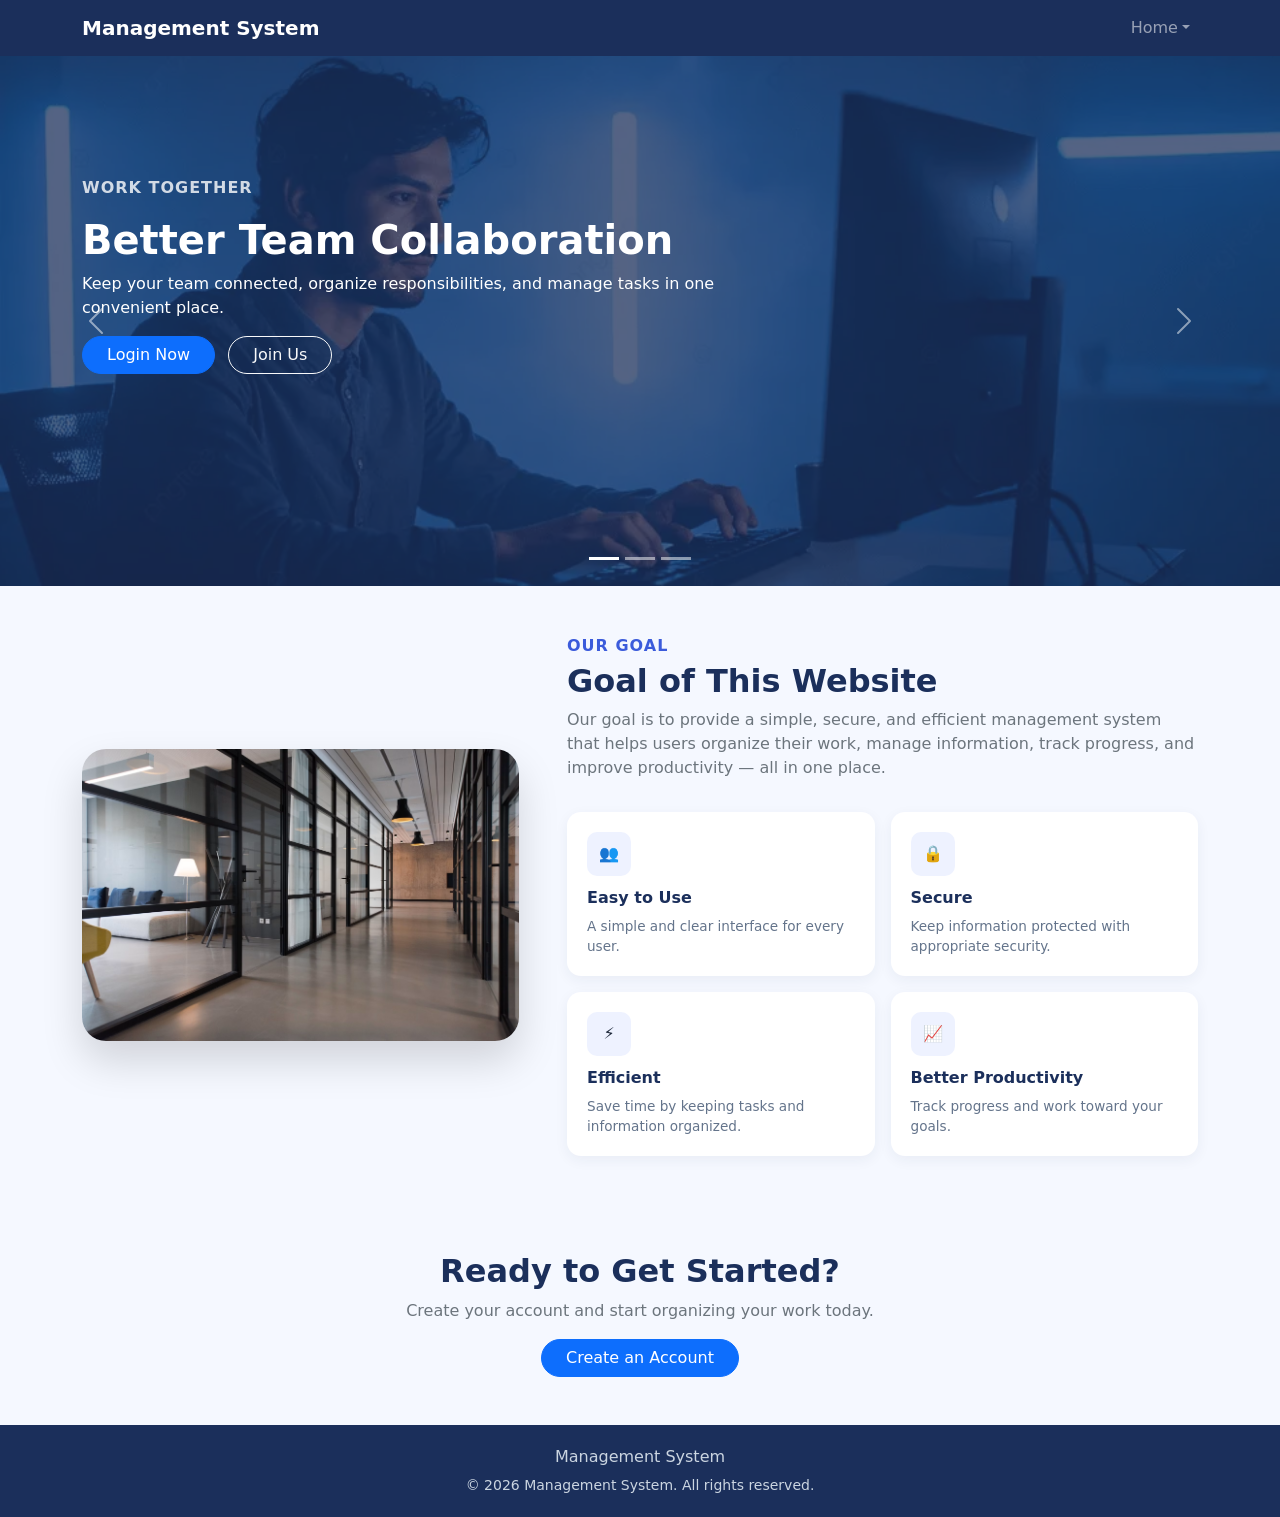
<file: index.html>
<!DOCTYPE html>
<html lang="en">
<head>
  <meta charset="UTF-8">
  <meta name="viewport" content="width=device-width, initial-scale=1.0">
  <title>Management System</title>
  <link href="https://cdn.jsdelivr.net/npm/bootstrap@5.3.3/dist/css/bootstrap.min.css" rel="stylesheet">
  <link rel="stylesheet" href="css/style.css">
</head>
<body>

  <!-- NAVBAR -->
  <nav class="navbar navbar-expand-lg navbar-dark app-navbar">
    <div class="container">
      <a class="navbar-brand fw-bold" href="index.html">Management System</a>
      <button class="navbar-toggler" type="button" data-bs-toggle="collapse" data-bs-target="#menu">
        <span class="navbar-toggler-icon"></span>
      </button>
      <div class="collapse navbar-collapse" id="menu">
        <ul class="navbar-nav ms-auto">
          <li class="nav-item dropdown">
            <a class="nav-link dropdown-toggle" href="#" data-bs-toggle="dropdown">Home</a>
            <ul class="dropdown-menu dropdown-menu-end">
              <li><a class="dropdown-item" href="index.html">Landing page</a></li>
              <li><a class="dropdown-item" href="home.html">Courses</a></li>
              <li><a class="dropdown-item" href="login.html">Login</a></li>
            </ul>
          </li>
        </ul>
      </div>
    </div>
  </nav>

  <!-- CAROUSEL -->
  <div id="heroCarousel" class="carousel slide carousel-fade" data-bs-ride="carousel">
    <div class="carousel-indicators">
      <button type="button" data-bs-target="#heroCarousel" data-bs-slide-to="0" class="active"></button>
      <button type="button" data-bs-target="#heroCarousel" data-bs-slide-to="1"></button>
      <button type="button" data-bs-target="#heroCarousel" data-bs-slide-to="2"></button>
    </div>

    <div class="carousel-inner">
      <div class="carousel-item active hero-slide"
           style="background-image: url('images/anh2.webp');">
        <div class="container hero-content">
          <p class="hero-label">WORK TOGETHER</p>
          <h1>Better Team Collaboration</h1>
          <p>Keep your team connected, organize responsibilities, and manage tasks in one convenient place.</p>
          <a href="login.html" class="btn btn-primary rounded-pill px-4">Login Now </a>
          <a href="#cta" class="btn btn-outline-light rounded-pill px-4 ms-2">Join Us </a>
        </div>
      </div>

      <div class="carousel-item hero-slide"
           style="background-image: url('images/anh4.webp');">
        <div class="container hero-content">
          <p class="hero-label">WORK SMARTER</p>
          <h1>Achieve Your Goals</h1>
          <p>Track progress, manage information, and improve productivity with a clear and organized workflow.</p>
          <a href="login.html" class="btn btn-primary rounded-pill px-4">Login Now </a>
          <a href="#cta" class="btn btn-outline-light rounded-pill px-4 ms-2">Join Us </a>
        </div>
      </div>

      <div class="carousel-item hero-slide"
           style="background-image: url('images/anh3.jpg');">
        <div class="container hero-content">
          <p class="hero-label">STAY ORGANIZED</p>
          <h1>Simple and Secure</h1>
          <p>Manage your information safely with a simple interface that everyone can use.</p>
          <a href="login.html" class="btn btn-primary rounded-pill px-4">Login Now </a>
          <a href="#cta" class="btn btn-outline-light rounded-pill px-4 ms-2">Join Us </a>
        </div>
      </div>
    </div>

    <button class="carousel-control-prev" type="button" data-bs-target="#heroCarousel" data-bs-slide="prev">
      <span class="carousel-control-prev-icon"></span>
    </button>
    <button class="carousel-control-next" type="button" data-bs-target="#heroCarousel" data-bs-slide="next">
      <span class="carousel-control-next-icon"></span>
    </button>
  </div>

  <!-- GOAL -->
  <section class="py-5 goal-section">
    <div class="container">
      <div class="row align-items-center g-5">
        <div class="col-lg-5">
          <img class="goal-img"
               src="images/anh1.jpg"
               alt="Modern office">
        </div>
        <div class="col-lg-7">
          <p class="section-label">OUR GOAL</p>
          <h2 class="fw-bold section-title">Goal of This Website</h2>
          <p class="text-secondary">
            Our goal is to provide a simple, secure, and efficient management system that
            helps users organize their work, manage information, track progress, and improve
            productivity &mdash; all in one place.
          </p>

          <div class="row g-3 mt-2">
            <div class="col-sm-6">
              <div class="feature-card">
                <div class="feature-icon">👥</div>
                <h5>Easy to Use</h5>
                <p>A simple and clear interface for every user.</p>
              </div>
            </div>
            <div class="col-sm-6">
              <div class="feature-card">
                <div class="feature-icon">🔒</div>
                <h5>Secure</h5>
                <p>Keep information protected with appropriate security.</p>
              </div>
            </div>
            <div class="col-sm-6">
              <div class="feature-card">
                <div class="feature-icon">⚡</div>
                <h5>Efficient</h5>
                <p>Save time by keeping tasks and information organized.</p>
              </div>
            </div>
            <div class="col-sm-6">
              <div class="feature-card">
                <div class="feature-icon">📈</div>
                <h5>Better Productivity</h5>
                <p>Track progress and work toward your goals.</p>
              </div>
            </div>
          </div>
        </div>
      </div>
    </div>
  </section>

  <!-- CTA -->
  <section id="cta" class="py-5 text-center">
    <div class="container">
      <h2 class="fw-bold section-title">Ready to Get Started?</h2>
      <p class="text-secondary">Create your account and start organizing your work today.</p>
      <a href="login.html" class="btn btn-primary rounded-pill px-4">Create an Account</a>
    </div>
  </section>

  <!-- FOOTER -->
  <footer class="app-footer text-center">
    <p class="mb-1">Management System</p>
    <small>&copy; 2026 Management System. All rights reserved.</small>
  </footer>

  <script src="https://cdn.jsdelivr.net/npm/bootstrap@5.3.3/dist/js/bootstrap.bundle.min.js"></script>
</body>
</html>
</file>
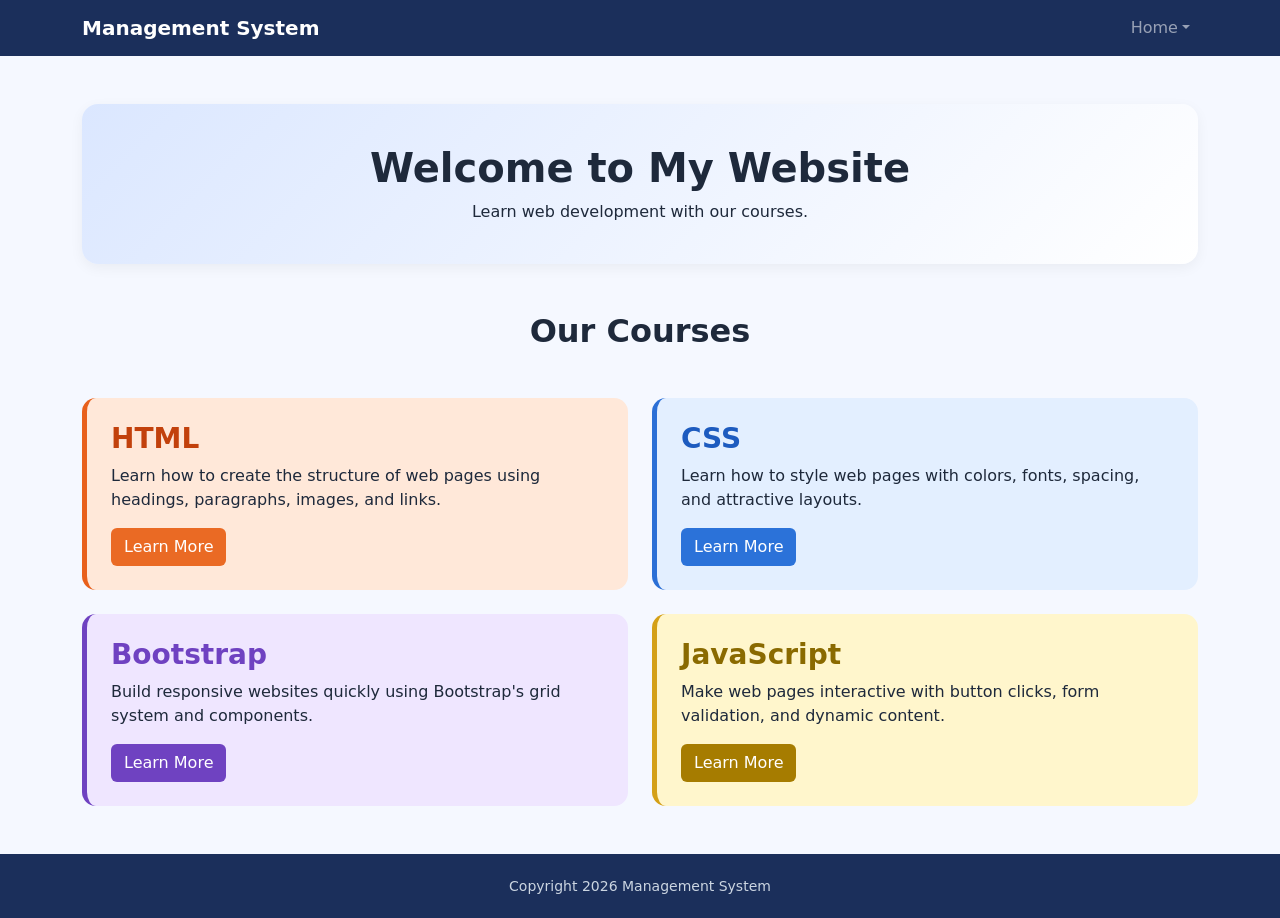
<file: home.html>
<!DOCTYPE html>
<html lang="en">
<head>
  <meta charset="UTF-8">
  <meta name="viewport" content="width=device-width, initial-scale=1.0">
  <title>Home - Management System</title>
  <link href="https://cdn.jsdelivr.net/npm/bootstrap@5.3.3/dist/css/bootstrap.min.css" rel="stylesheet">
  <link rel="stylesheet" href="css/style.css">
</head>
<body class="d-flex flex-column min-vh-100">

  <nav class="navbar navbar-expand-lg navbar-dark app-navbar">
    <div class="container">
      <a class="navbar-brand fw-bold" href="index.html">Management System</a>
      <button class="navbar-toggler" type="button" data-bs-toggle="collapse" data-bs-target="#menu">
        <span class="navbar-toggler-icon"></span>
      </button>
      <div class="collapse navbar-collapse" id="menu">
        <ul class="navbar-nav ms-auto">
          <li class="nav-item dropdown">
            <a class="nav-link dropdown-toggle" href="#" data-bs-toggle="dropdown">Home</a>
            <ul class="dropdown-menu dropdown-menu-end">
              <li><a class="dropdown-item" href="index.html">Landing page</a></li>
              <li><a class="dropdown-item" href="home.html">Courses</a></li>
              <li><a class="dropdown-item" href="login.html">Logout</a></li>
            </ul>
          </li>
        </ul>
      </div>
    </div>
  </nav>

  <main class="container py-5 flex-grow-1">
    <!-- Welcome -->
    <section class="welcome-box text-center">
      <h1 class="fw-bold">Welcome to My Website</h1>
      <p class="mb-0">Learn web development with our courses.</p>
    </section>

    <!-- Courses -->
    <h2 class="text-center fw-bold my-5">Our Courses</h2>
    <div class="row g-4">
      <div class="col-md-6">
        <div class="course-card course-html">
          <h3>HTML</h3>
          <p>Learn how to create the structure of web pages using headings, paragraphs, images, and links.</p>
          <button class="btn course-btn" data-course="html">Learn More</button>
        </div>
      </div>
      <div class="col-md-6">
        <div class="course-card course-css">
          <h3>CSS</h3>
          <p>Learn how to style web pages with colors, fonts, spacing, and attractive layouts.</p>
          <button class="btn course-btn" data-course="css">Learn More</button>
        </div>
      </div>
      <div class="col-md-6">
        <div class="course-card course-bootstrap">
          <h3>Bootstrap</h3>
          <p>Build responsive websites quickly using Bootstrap's grid system and components.</p>
          <button class="btn course-btn" data-course="bootstrap">Learn More</button>
        </div>
      </div>
      <div class="col-md-6">
        <div class="course-card course-js">
          <h3>JavaScript</h3>
          <p>Make web pages interactive with button clicks, form validation, and dynamic content.</p>
          <button class="btn course-btn" data-course="js">Learn More</button>
        </div>
      </div>
    </div>
  </main>

  <footer class="app-footer text-center">
    <small>Copyright 2026 Management System</small>
  </footer>

  <!-- MODAL -->
  <div class="modal fade" id="courseModal" tabindex="-1" aria-hidden="true">
    <div class="modal-dialog">
      <div class="modal-content">
        <div class="modal-header">
          <h5 class="modal-title">Course Details</h5>
          <button type="button" class="btn-close" data-bs-dismiss="modal"></button>
        </div>
        <div class="modal-body">
          <h4 id="modalCourseName"></h4>
          <p id="modalCourseDesc" class="mb-0"></p>
        </div>
        <div class="modal-footer">
          <button type="button" class="btn btn-secondary" data-bs-dismiss="modal">Close</button>
        </div>
      </div>
    </div>
  </div>

  <script src="https://cdn.jsdelivr.net/npm/bootstrap@5.3.3/dist/js/bootstrap.bundle.min.js"></script>
  <script src="js/script.js"></script>
</body>
</html>
</file>
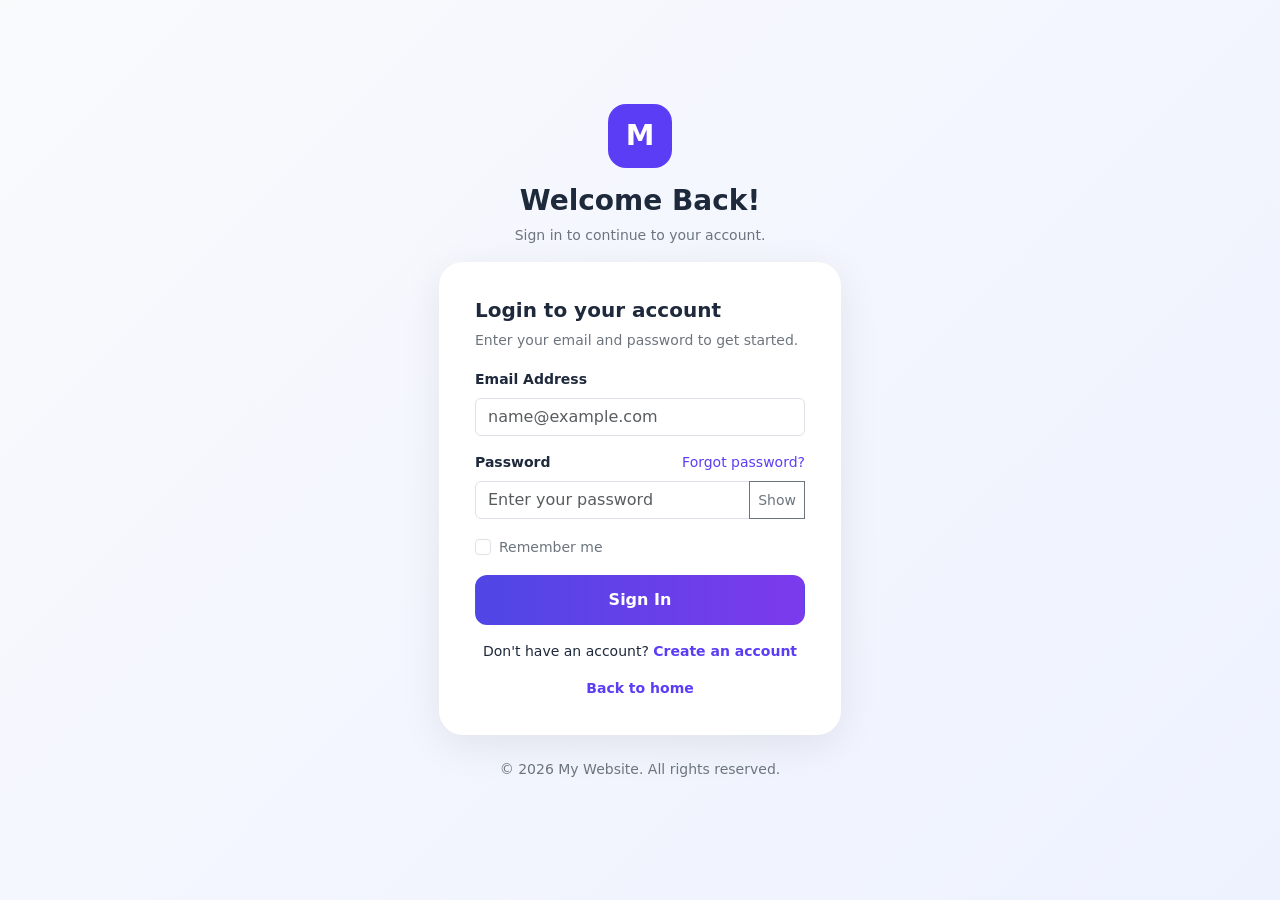
<file: login.html>
<!DOCTYPE html>
<html lang="en">
<head>
  <meta charset="UTF-8">
  <meta name="viewport" content="width=device-width, initial-scale=1.0">
  <title>Login - Management System</title>
  <link href="https://cdn.jsdelivr.net/npm/bootstrap@5.3.3/dist/css/bootstrap.min.css" rel="stylesheet">
  <link rel="stylesheet" href="css/style.css">
</head>
<body class="login-page">

  <main class="login-wrapper text-center">
    <div class="logo-box">M</div>
    <h1 class="h3 fw-bold mt-3">Welcome Back!</h1>
    <p class="text-secondary small">Sign in to continue to your account.</p>

    <div class="login-card text-start">
      <h2 class="h5 fw-bold">Login to your account</h2>
      <p class="text-secondary small">Enter your email and password to get started.</p>

      <form id="loginForm" novalidate>
        <div class="mb-3">
          <label for="email" class="form-label small fw-semibold">Email Address</label>
          <input type="email" id="email" class="form-control" placeholder="name@example.com">
          <div class="invalid-feedback">Please enter a valid email address.</div>
        </div>

        <div class="mb-3">
          <div class="d-flex justify-content-between">
            <label for="password" class="form-label small fw-semibold">Password</label>
            <a href="#" class="small text-decoration-none link-accent">Forgot password?</a>
          </div>
          <div class="input-group">
            <input type="password" id="password" class="form-control" placeholder="Enter your password">
            <button type="button" id="togglePassword" class="btn btn-outline-secondary btn-sm">Show</button>
            <div class="invalid-feedback">Password must be at least 6 characters.</div>
          </div>
        </div>

        <div class="form-check mb-3">
          <input class="form-check-input" type="checkbox" id="remember">
          <label class="form-check-label small text-secondary" for="remember">Remember me</label>
        </div>

        <button type="submit" class="btn btn-gradient w-100">Sign In</button>
      </form>

      <p class="text-center small mt-3 mb-0">
        Don't have an account? <a href="#" class="fw-semibold text-decoration-none link-accent">Create an account</a>
      </p>
      <p class="text-center small mt-3 mb-0">
        <a href="index.html" class="fw-semibold text-decoration-none link-accent">Back to home</a>
      </p>
    </div>

    <p class="text-secondary small mt-4">&copy; 2026 My Website. All rights reserved.</p>
 
  </main>

  <script src="https://cdn.jsdelivr.net/npm/bootstrap@5.3.3/dist/js/bootstrap.bundle.min.js"></script>
  <script src="js/script.js"></script>
</body>
</html>
</file>
<file: css/style.css>
:root {
  --navy: #1b2f5b;
  --blue: #3b5bdb;
  --purple: #5b3df5;
}

body {
  background: #f5f8ff;
  color: #1e293b;
}

/* Navbar */
.app-navbar {
  background: var(--navy);
}

/* Carousel */
.hero-slide {
  height: 530px;
  background-color: var(--navy);
  background-size: cover;
  background-position: center;
  position: relative;
}

.hero-slide::before {
  content: "";
  position: absolute;
  inset: 0;
  background: rgba(27, 47, 91, 0.75);
}

.hero-content {
  position: relative;
  color: #fff;
  padding-top: 120px;
  max-width: 1140px;
}

.hero-content h1 {
  font-weight: 700;
}

.hero-content p {
  max-width: 650px;
}

.hero-label {
  font-weight: 700;
  letter-spacing: 1px;
  opacity: .8;
}

/* Goal section */
.section-label {
  color: var(--blue);
  font-weight: 700;
  letter-spacing: 1px;
  margin-bottom: 4px;
}

.section-title {
  color: var(--navy);
}

.goal-img {
  width: 100%;
  border-radius: 24px;
  box-shadow: 0 20px 40px rgba(0, 0, 0, .15);
}

.feature-card {
  background: #fff;
  border-radius: 14px;
  padding: 20px;
  height: 100%;
  box-shadow: 0 4px 14px rgba(27, 47, 91, .06);
}

.feature-card h5 {
  font-size: 1rem;
  font-weight: 700;
  color: var(--navy);
}

.feature-card p {
  font-size: .85rem;
  color: #64748b;
  margin: 0;
}

.feature-icon {
  width: 44px;
  height: 44px;
  display: flex;
  align-items: center;
  justify-content: center;
  background: #eef2ff;
  border-radius: 10px;
  margin-bottom: 12px;
}

/* Footer */
.app-footer {
  background: var(--navy);
  color: #cbd5e1;
  padding: 20px 0;
}

/* Login page */
.login-page {
  min-height: 100vh;
  display: flex;
  align-items: center;
  justify-content: center;
  background: linear-gradient(135deg, #f8fafc, #eef2ff);
}

.login-wrapper {
  width: 100%;
  max-width: 450px;
  padding: 24px;
}

.logo-box {
  width: 64px;
  height: 64px;
  margin: 0 auto;
  display: flex;
  align-items: center;
  justify-content: center;
  background: var(--purple);
  color: #fff;
  font-size: 1.8rem;
  font-weight: 700;
  border-radius: 18px;
}

.login-card {
  background: #fff;
  border-radius: 24px;
  padding: 36px;
  box-shadow: 0 10px 40px rgba(0, 0, 0, .08);
}

.link-accent {
  color: var(--purple);
}

.btn-gradient {
  background: linear-gradient(90deg, #4f46e5, #7c3aed);
  color: #fff;
  font-weight: 600;
  padding: 12px;
  border-radius: 12px;
}

.btn-gradient:hover {
  color: #fff;
  opacity: .9;
}

/* Home page */
.welcome-box {
  background: linear-gradient(135deg, #dbe7ff, #fff);
  border-radius: 16px;
  padding: 40px 20px;
  box-shadow: 0 4px 14px rgba(0, 0, 0, .05);
}

.course-card {
  border-radius: 14px;
  border-left: 5px solid;
  padding: 24px;
  height: 100%;
}

.course-card h3 {
  font-weight: 700;
}

.course-btn {
  color: #fff;
  font-weight: 500;
}

.course-html {
  background: #ffe8d9;
  border-color: #e8601c;
}

.course-html h3 {
  color: #c2410c;
}

.course-html .course-btn {
  background: #ea6a24;
}

.course-css {
  background: #e3efff;
  border-color: #2b6fd6;
}

.course-css h3 {
  color: #1d5bbf;
}

.course-css .course-btn {
  background: #2b72d9;
}

.course-bootstrap {
  background: #efe6ff;
  border-color: #6f42c1;
}

.course-bootstrap h3 {
  color: #6f42c1;
}

.course-bootstrap .course-btn {
  background: #6f42c1;
}

.course-js {
  background: #fff6cc;
  border-color: #d4a017;
}

.course-js h3 {
  color: #8a6a00;
}

.course-js .course-btn {
  background: #a67c00;
}
</file>
